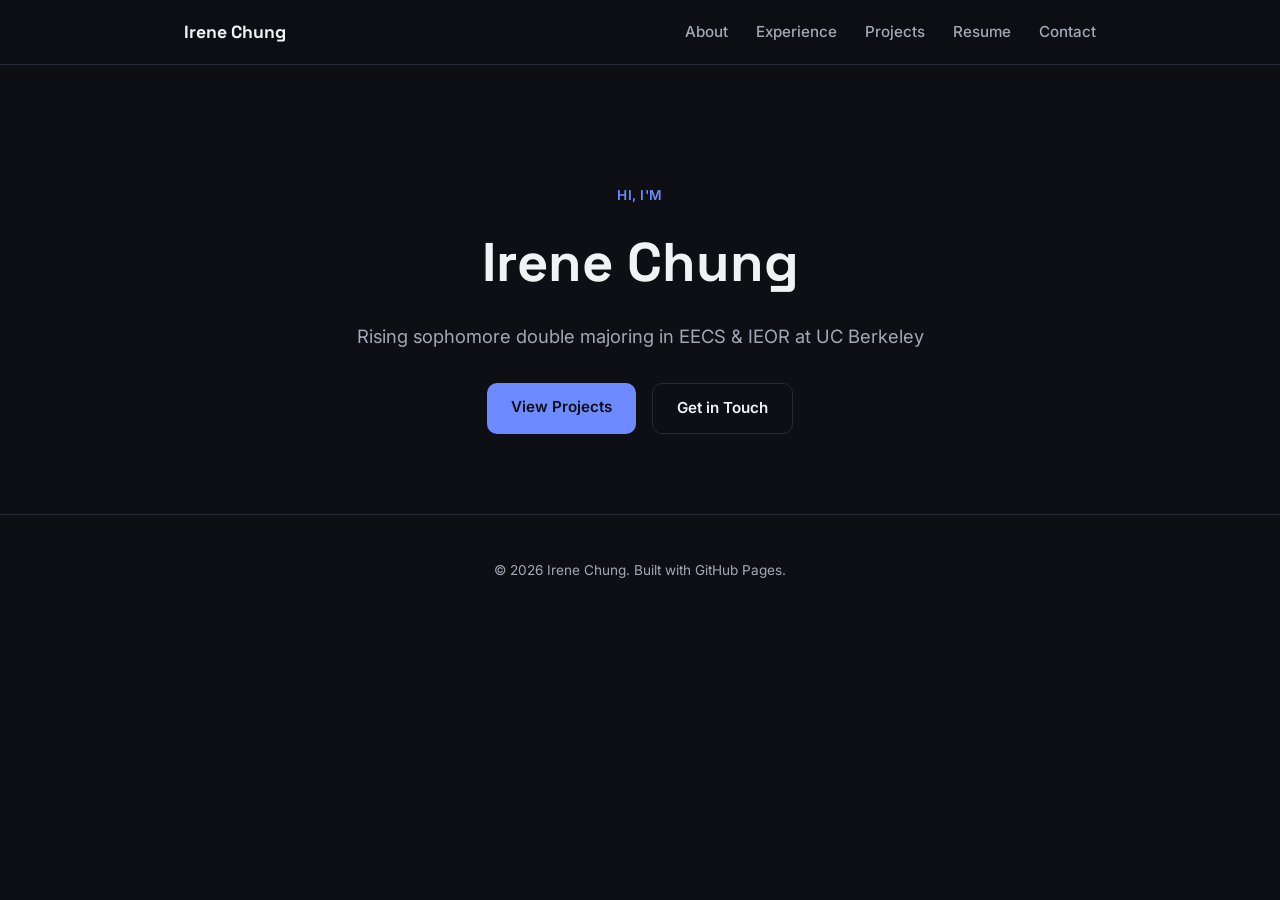
<file: index.html>
<!DOCTYPE html>
<html lang="en">
<head>
<meta charset="UTF-8">
<meta name="viewport" content="width=device-width, initial-scale=1.0">
<title>Irene Chung — Software Engineer</title>
<meta name="description" content="Irene Chung — EECS & IEOR at UC Berkeley. Systems software, LLM pipelines, and safety-critical engineering.">
<link rel="preconnect" href="https://fonts.googleapis.com">
<link rel="preconnect" href="https://fonts.gstatic.com" crossorigin>
<link href="https://fonts.googleapis.com/css2?family=Inter:wght@400;500;600&family=Space+Grotesk:wght@500;600;700&display=swap" rel="stylesheet">
<link rel="stylesheet" href="styles.css">
</head>
<body>

<header class="site-header">
  <div class="container header-inner">
    <a href="index.html" class="logo">Irene Chung</a>
    <nav class="nav">
      <button class="nav-toggle" aria-label="Toggle menu" aria-expanded="false">
        <span></span><span></span><span></span>
      </button>
      <ul class="nav-list">
        <li><a href="about.html">About</a></li>
        <li><a href="experience.html">Experience</a></li>
        <li><a href="projects.html">Projects</a></li>
        <li><a href="resume.html">Resume</a></li>
        <li><a href="contact.html">Contact</a></li>
      </ul>
    </nav>
  </div>
</header>

<main>

  <section class="hero">
    <div class="container">
      <p class="hero-eyebrow">Hi, I'm</p>
      <h1>Irene Chung</h1>
      <p class="hero-tagline">Rising sophomore double majoring in EECS &amp; IEOR at UC Berkeley</p>
      <div class="hero-actions">
        <a href="projects.html" class="btn btn-primary">View Projects</a>
        <a href="contact.html" class="btn btn-secondary">Get in Touch</a>
      </div>
    </div>
  </section>

</main>

<footer class="site-footer">
  <div class="container">
    <p>&copy; <span id="year"></span> Irene Chung. Built with GitHub Pages.</p>
  </div>
</footer>

<script src="script.js"></script>
</body>
</html>
</file>
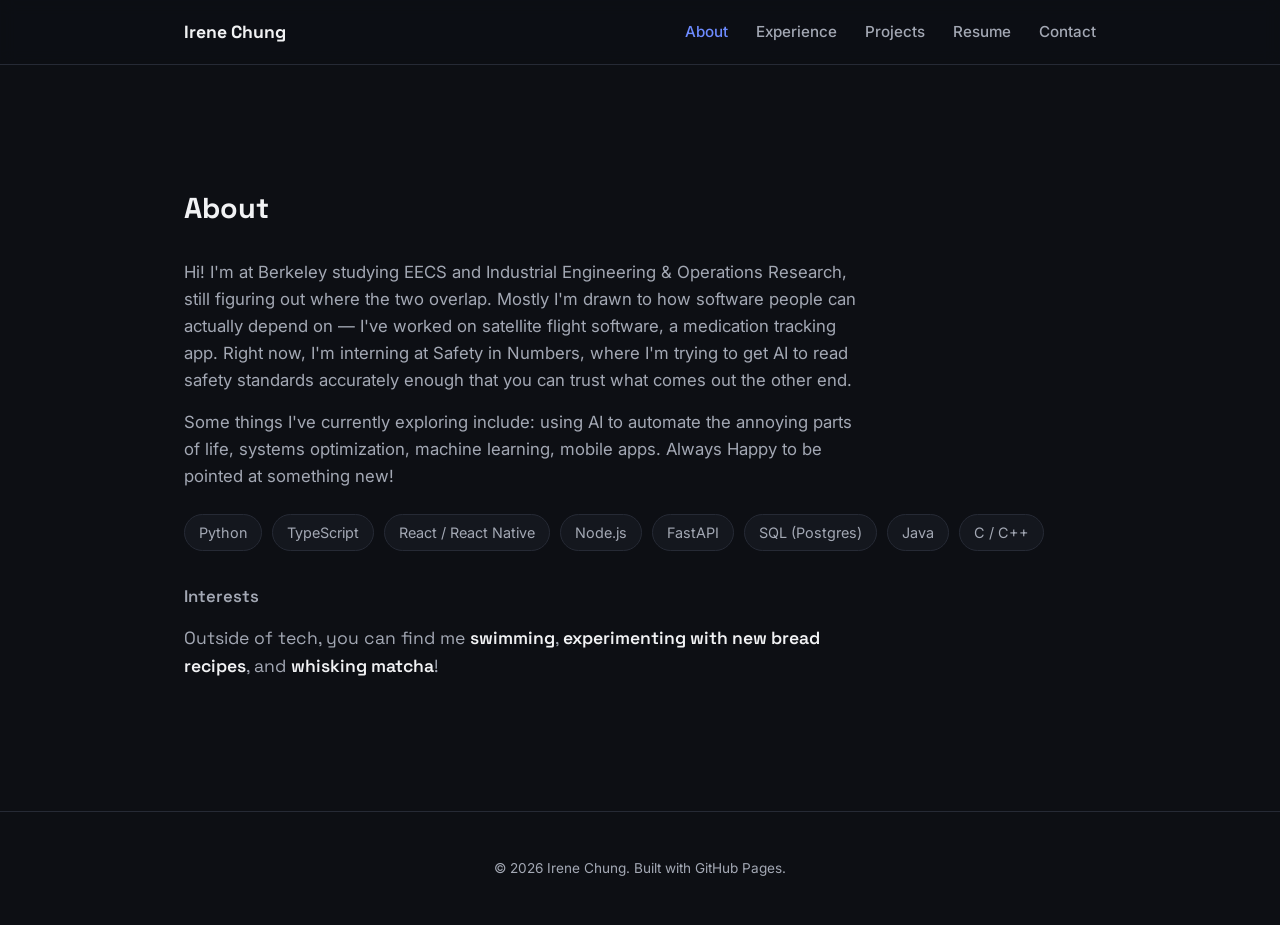
<file: about.html>
<!DOCTYPE html>
<html lang="en">
<head>
<meta charset="UTF-8">
<meta name="viewport" content="width=device-width, initial-scale=1.0">
<title>About — Irene Chung</title>
<meta name="description" content="About Irene Chung — EECS & IEOR at UC Berkeley.">
<link rel="preconnect" href="https://fonts.googleapis.com">
<link rel="preconnect" href="https://fonts.gstatic.com" crossorigin>
<link href="https://fonts.googleapis.com/css2?family=Inter:wght@400;500;600&family=Space+Grotesk:wght@500;600;700&display=swap" rel="stylesheet">
<link rel="stylesheet" href="styles.css">
</head>
<body>

<header class="site-header">
  <div class="container header-inner">
    <a href="index.html" class="logo">Irene Chung</a>
    <nav class="nav">
      <button class="nav-toggle" aria-label="Toggle menu" aria-expanded="false">
        <span></span><span></span><span></span>
      </button>
      <ul class="nav-list">
        <li><a href="about.html" class="active">About</a></li>
        <li><a href="experience.html">Experience</a></li>
        <li><a href="projects.html">Projects</a></li>
        <li><a href="resume.html">Resume</a></li>
        <li><a href="contact.html">Contact</a></li>
      </ul>
    </nav>
  </div>
</header>

<main>
  <section class="section page-section">
    <div class="container">
      <h2 class="section-title">About</h2>
      <div class="about-text">
        <p>
  Hi! I'm at Berkeley studying EECS and Industrial Engineering &amp; Operations
  Research, still figuring out where the two overlap. Mostly I'm drawn to how software people
  can actually depend on — I've worked on satellite flight software, a medication tracking app.
  Right now, I'm interning at Safety in Numbers, where I'm trying to get AI to read safety
  standards accurately enough that you can trust what comes out the other end.
</p>
<p>
  Some things I've currently exploring include: using AI to automate the annoying parts of life,
  systems optimization, machine learning, mobile apps. Always Happy to be pointed at something new!
</p>
      </div>
      <ul class="skills-list">
        <li>Python</li>
        <li>TypeScript</li>
        <li>React / React Native</li>
        <li>Node.js</li>
        <li>FastAPI</li>
        <li>SQL (Postgres)</li>
        <li>Java</li>
        <li>C / C++</li>
      </ul>

      <h3 class="subsection-title">Interests</h3>
      <p class="interests-text">
        Outside of tech, you can find me <span class="highlight">swimming</span>,
        <span class="highlight">experimenting with new bread recipes</span>, and
        <span class="highlight">whisking matcha</span>!
      </p>
    </div>
  </section>
</main>

<footer class="site-footer">
  <div class="container">
    <p>&copy; <span id="year"></span> Irene Chung. Built with GitHub Pages.</p>
  </div>
</footer>

<script src="script.js"></script>
</body>
</html>
</file>
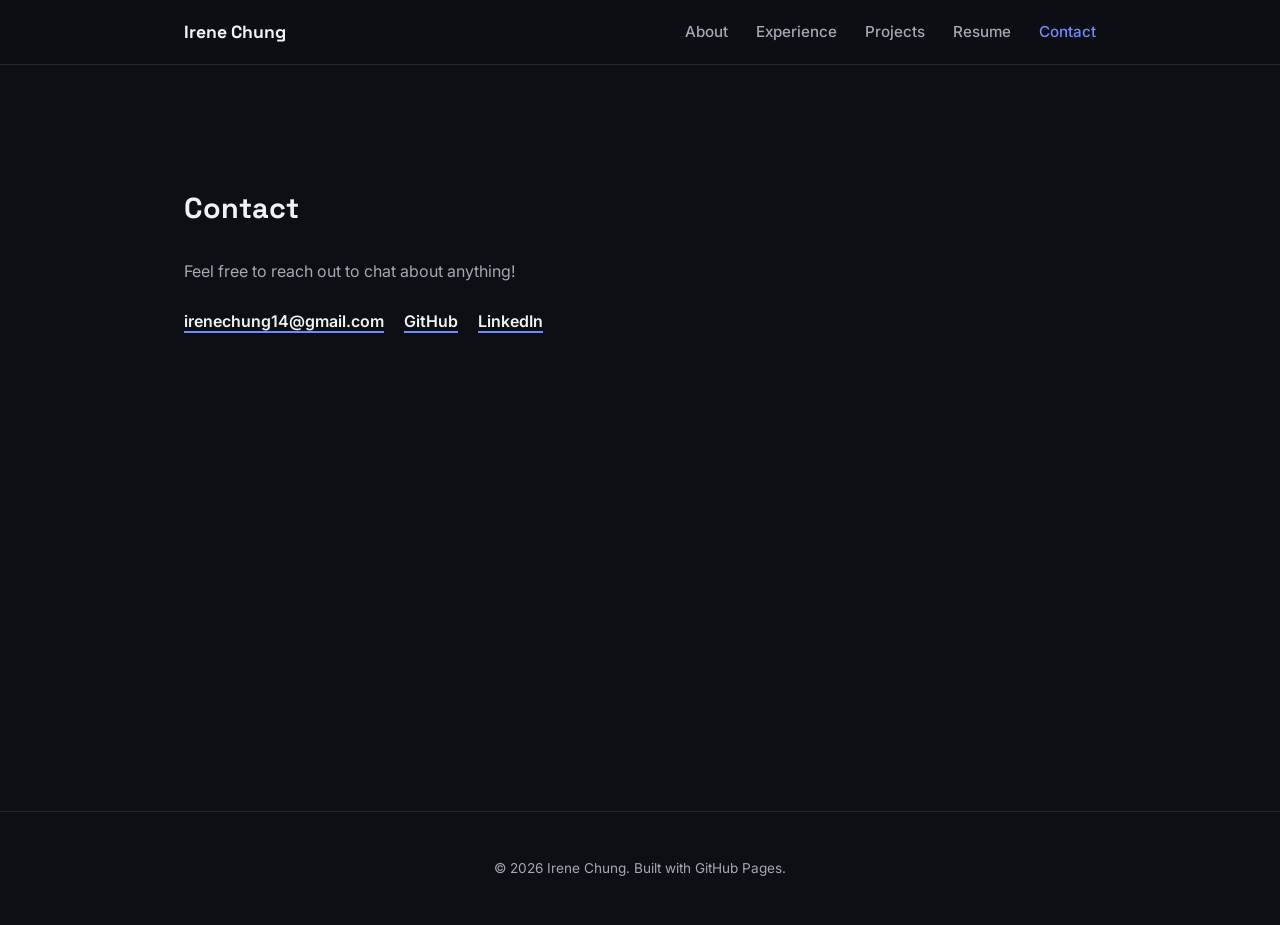
<file: contact.html>
<!DOCTYPE html>
<html lang="en">
<head>
<meta charset="UTF-8">
<meta name="viewport" content="width=device-width, initial-scale=1.0">
<title>Contact — Irene Chung</title>
<meta name="description" content="Contact Irene Chung — EECS & IEOR at UC Berkeley.">
<link rel="preconnect" href="https://fonts.googleapis.com">
<link rel="preconnect" href="https://fonts.gstatic.com" crossorigin>
<link href="https://fonts.googleapis.com/css2?family=Inter:wght@400;500;600&family=Space+Grotesk:wght@500;600;700&display=swap" rel="stylesheet">
<link rel="stylesheet" href="styles.css">
</head>
<body>

<header class="site-header">
  <div class="container header-inner">
    <a href="index.html" class="logo">Irene Chung</a>
    <nav class="nav">
      <button class="nav-toggle" aria-label="Toggle menu" aria-expanded="false">
        <span></span><span></span><span></span>
      </button>
      <ul class="nav-list">
        <li><a href="about.html">About</a></li>
        <li><a href="experience.html">Experience</a></li>
        <li><a href="projects.html">Projects</a></li>
        <li><a href="resume.html">Resume</a></li>
        <li><a href="contact.html" class="active">Contact</a></li>
      </ul>
    </nav>
  </div>
</header>

<main>
  <section class="section page-section">
    <div class="container">
      <h2 class="section-title">Contact</h2>
      <p class="contact-text">Feel free to reach out to chat about anything!</p>
      <ul class="contact-list">
        <li><a href="mailto:irenechung14@gmail.com">irenechung14@gmail.com</a></li>
        <li><a href="https://github.com/irenechuung" target="_blank" rel="noopener">GitHub</a></li>
        <li><a href="https://www.linkedin.com/in/irenechungberkeley/" target="_blank" rel="noopener">LinkedIn</a></li>
      </ul>
    </div>
  </section>
</main>

<footer class="site-footer">
  <div class="container">
    <p>&copy; <span id="year"></span> Irene Chung. Built with GitHub Pages.</p>
  </div>
</footer>

<script src="script.js"></script>
</body>
</html>
</file>
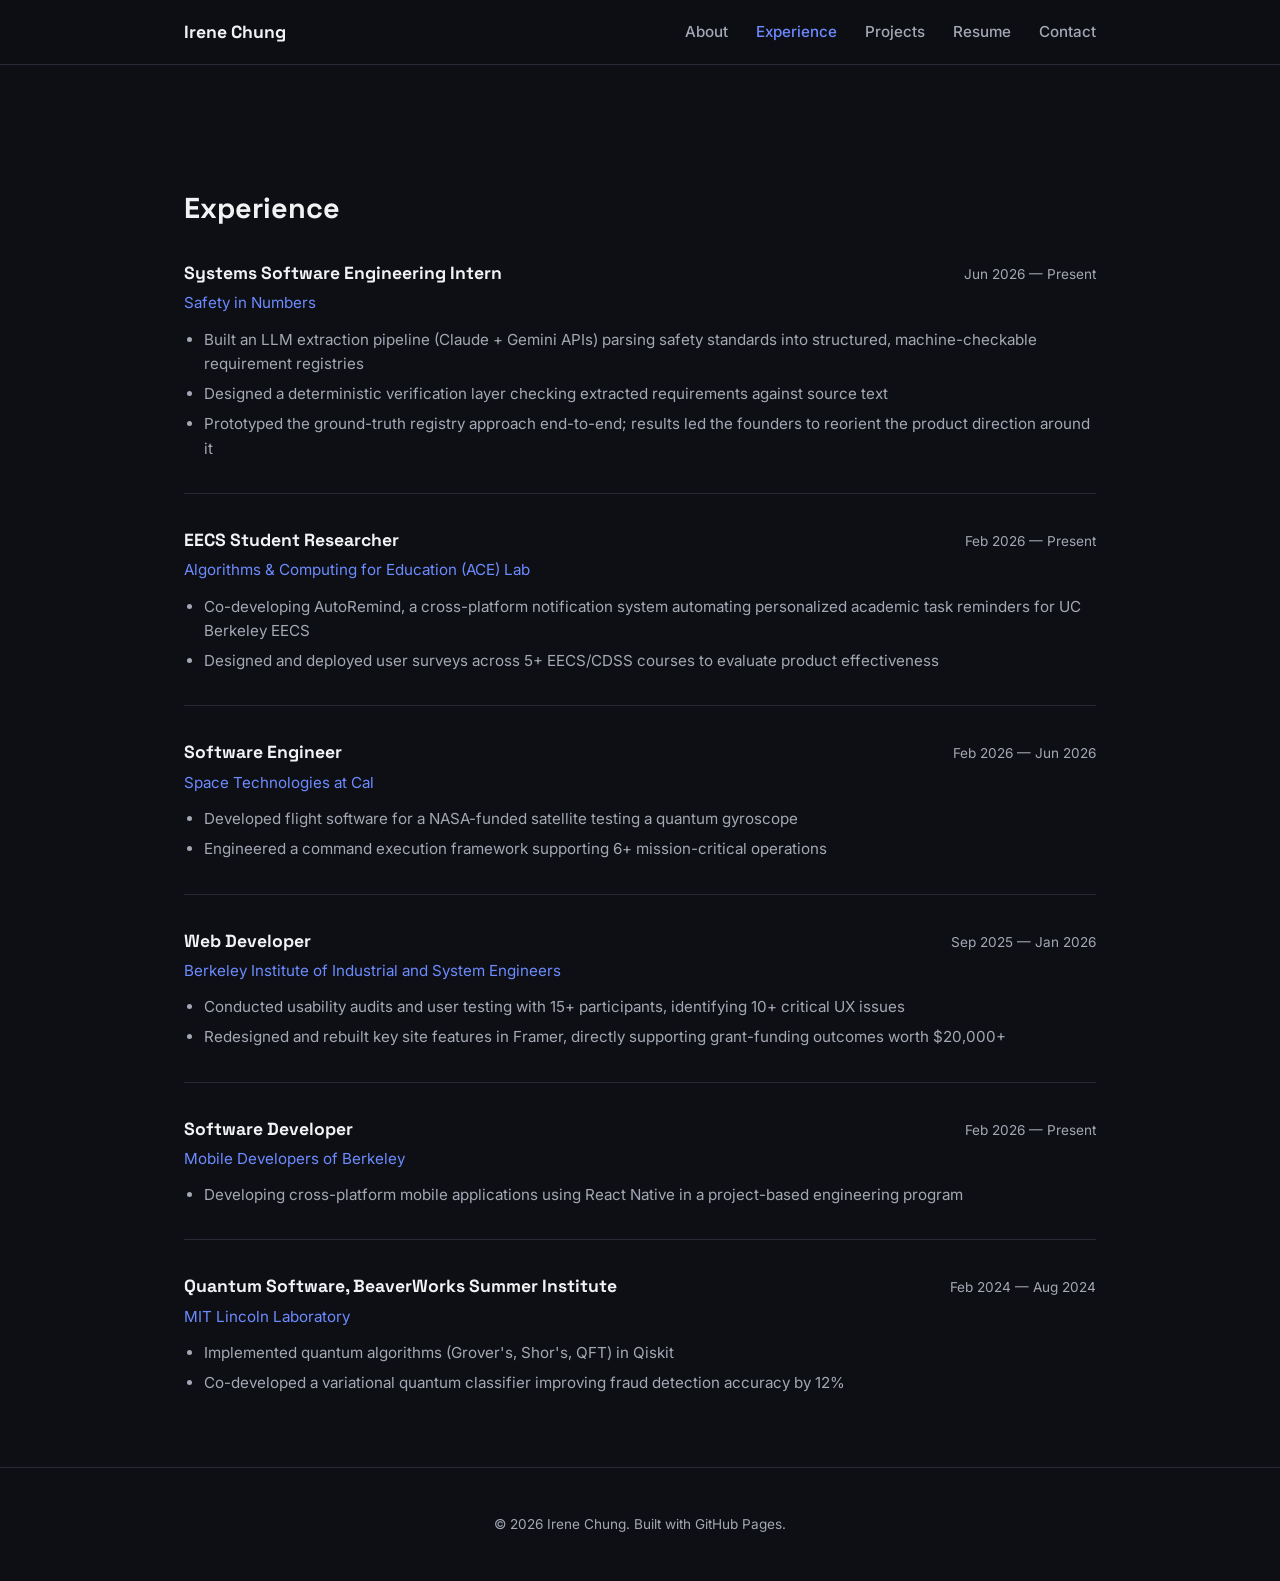
<file: experience.html>
<!DOCTYPE html>
<html lang="en">
<head>
<meta charset="UTF-8">
<meta name="viewport" content="width=device-width, initial-scale=1.0">
<title>Experience — Irene Chung</title>
<meta name="description" content="Work experience of Irene Chung — EECS & IEOR at UC Berkeley.">
<link rel="preconnect" href="https://fonts.googleapis.com">
<link rel="preconnect" href="https://fonts.gstatic.com" crossorigin>
<link href="https://fonts.googleapis.com/css2?family=Inter:wght@400;500;600&family=Space+Grotesk:wght@500;600;700&display=swap" rel="stylesheet">
<link rel="stylesheet" href="styles.css">
</head>
<body>

<header class="site-header">
  <div class="container header-inner">
    <a href="index.html" class="logo">Irene Chung</a>
    <nav class="nav">
      <button class="nav-toggle" aria-label="Toggle menu" aria-expanded="false">
        <span></span><span></span><span></span>
      </button>
      <ul class="nav-list">
        <li><a href="about.html">About</a></li>
        <li><a href="experience.html" class="active">Experience</a></li>
        <li><a href="projects.html">Projects</a></li>
        <li><a href="resume.html">Resume</a></li>
        <li><a href="contact.html">Contact</a></li>
      </ul>
    </nav>
  </div>
</header>

<main>
  <section class="section page-section">
    <div class="container">
      <h2 class="section-title">Experience</h2>
      <div class="experience-list">

        <div class="experience-item">
          <div class="experience-head">
            <h3>Systems Software Engineering Intern</h3>
            <span class="experience-date">Jun 2026 — Present</span>
          </div>
          <p class="experience-org">Safety in Numbers</p>
          <ul>
            <li>Built an LLM extraction pipeline (Claude + Gemini APIs) parsing safety standards into structured, machine-checkable requirement registries</li>
            <li>Designed a deterministic verification layer checking extracted requirements against source text</li>
            <li>Prototyped the ground-truth registry approach end-to-end; results led the founders to reorient the product direction around it</li>
          </ul>
        </div>

        <div class="experience-item">
          <div class="experience-head">
            <h3>EECS Student Researcher</h3>
            <span class="experience-date">Feb 2026 — Present</span>
          </div>
          <p class="experience-org">Algorithms &amp; Computing for Education (ACE) Lab</p>
          <ul>
            <li>Co-developing AutoRemind, a cross-platform notification system automating personalized academic task reminders for UC Berkeley EECS</li>
            <li>Designed and deployed user surveys across 5+ EECS/CDSS courses to evaluate product effectiveness</li>
          </ul>
        </div>

        <div class="experience-item">
          <div class="experience-head">
            <h3>Software Engineer</h3>
            <span class="experience-date">Feb 2026 — Jun 2026</span>
          </div>
          <p class="experience-org">Space Technologies at Cal</p>
          <ul>
            <li>Developed flight software for a NASA-funded satellite testing a quantum gyroscope</li>
            <li>Engineered a command execution framework supporting 6+ mission-critical operations</li>
          </ul>
        </div>

        <div class="experience-item">
          <div class="experience-head">
            <h3>Web Developer</h3>
            <span class="experience-date">Sep 2025 — Jan 2026</span>
          </div>
          <p class="experience-org">Berkeley Institute of Industrial and System Engineers</p>
          <ul>
            <li>Conducted usability audits and user testing with 15+ participants, identifying 10+ critical UX issues</li>
            <li>Redesigned and rebuilt key site features in Framer, directly supporting grant-funding outcomes worth $20,000+</li>
          </ul>
        </div>

        <div class="experience-item">
          <div class="experience-head">
            <h3>Software Developer</h3>
            <span class="experience-date">Feb 2026 — Present</span>
          </div>
          <p class="experience-org">Mobile Developers of Berkeley</p>
          <ul>
            <li>Developing cross-platform mobile applications using React Native in a project-based engineering program</li>
          </ul>
        </div>

        <div class="experience-item">
          <div class="experience-head">
            <h3>Quantum Software, BeaverWorks Summer Institute</h3>
            <span class="experience-date">Feb 2024 — Aug 2024</span>
          </div>
          <p class="experience-org">MIT Lincoln Laboratory</p>
          <ul>
            <li>Implemented quantum algorithms (Grover's, Shor's, QFT) in Qiskit</li>
            <li>Co-developed a variational quantum classifier improving fraud detection accuracy by 12%</li>
          </ul>
        </div>

      </div>
    </div>
  </section>
</main>

<footer class="site-footer">
  <div class="container">
    <p>&copy; <span id="year"></span> Irene Chung. Built with GitHub Pages.</p>
  </div>
</footer>

<script src="script.js"></script>
</body>
</html>
</file>
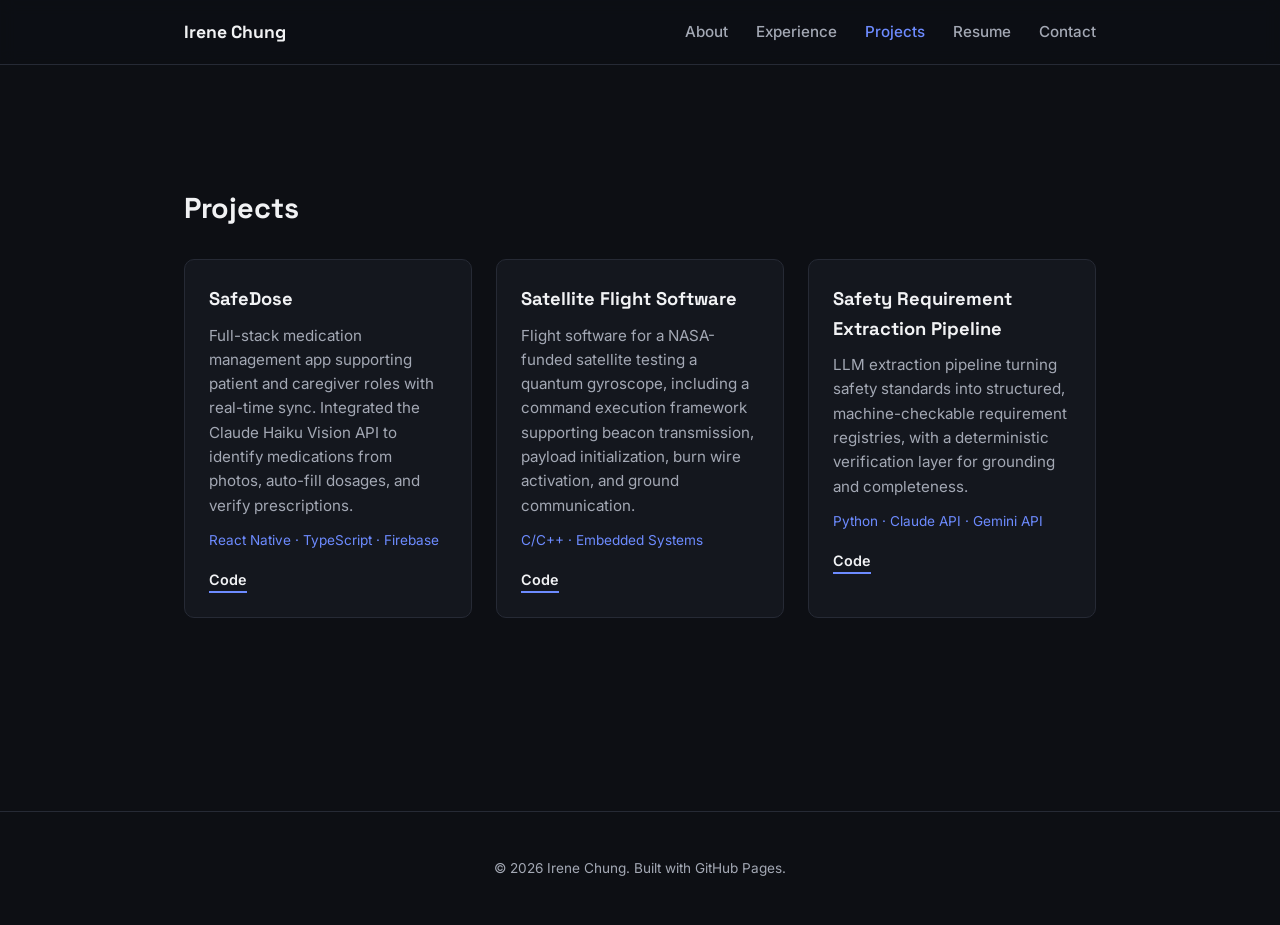
<file: projects.html>
<!DOCTYPE html>
<html lang="en">
<head>
<meta charset="UTF-8">
<meta name="viewport" content="width=device-width, initial-scale=1.0">
<title>Projects — Irene Chung</title>
<meta name="description" content="Projects by Irene Chung — EECS & IEOR at UC Berkeley.">
<link rel="preconnect" href="https://fonts.googleapis.com">
<link rel="preconnect" href="https://fonts.gstatic.com" crossorigin>
<link href="https://fonts.googleapis.com/css2?family=Inter:wght@400;500;600&family=Space+Grotesk:wght@500;600;700&display=swap" rel="stylesheet">
<link rel="stylesheet" href="styles.css">
</head>
<body>

<header class="site-header">
  <div class="container header-inner">
    <a href="index.html" class="logo">Irene Chung</a>
    <nav class="nav">
      <button class="nav-toggle" aria-label="Toggle menu" aria-expanded="false">
        <span></span><span></span><span></span>
      </button>
      <ul class="nav-list">
        <li><a href="about.html">About</a></li>
        <li><a href="experience.html">Experience</a></li>
        <li><a href="projects.html" class="active">Projects</a></li>
        <li><a href="resume.html">Resume</a></li>
        <li><a href="contact.html">Contact</a></li>
      </ul>
    </nav>
  </div>
</header>

<main>
  <section class="section page-section">
    <div class="container">
      <h2 class="section-title">Projects</h2>
      <div class="projects-grid">

        <article class="project-card">
          <h3>SafeDose</h3>
          <p>Full-stack medication management app supporting patient and caregiver roles with real-time sync. Integrated the Claude Haiku Vision API to identify medications from photos, auto-fill dosages, and verify prescriptions.</p>
          <p class="project-stack">React Native · TypeScript · Firebase</p>
          <div class="project-links">
            <a href="https://github.com/irenechuung" target="_blank" rel="noopener">Code</a>
          </div>
        </article>

        <article class="project-card">
          <h3>Satellite Flight Software</h3>
          <p>Flight software for a NASA-funded satellite testing a quantum gyroscope, including a command execution framework supporting beacon transmission, payload initialization, burn wire activation, and ground communication.</p>
          <p class="project-stack">C/C++ · Embedded Systems</p>
          <div class="project-links">
            <a href="https://github.com/irenechuung" target="_blank" rel="noopener">Code</a>
          </div>
        </article>

        <article class="project-card">
          <h3>Safety Requirement Extraction Pipeline</h3>
          <p>LLM extraction pipeline turning safety standards into structured, machine-checkable requirement registries, with a deterministic verification layer for grounding and completeness.</p>
          <p class="project-stack">Python · Claude API · Gemini API</p>
          <div class="project-links">
            <a href="https://github.com/irenechuung" target="_blank" rel="noopener">Code</a>
          </div>
        </article>

      </div>
    </div>
  </section>
</main>

<footer class="site-footer">
  <div class="container">
    <p>&copy; <span id="year"></span> Irene Chung. Built with GitHub Pages.</p>
  </div>
</footer>

<script src="script.js"></script>
</body>
</html>
</file>
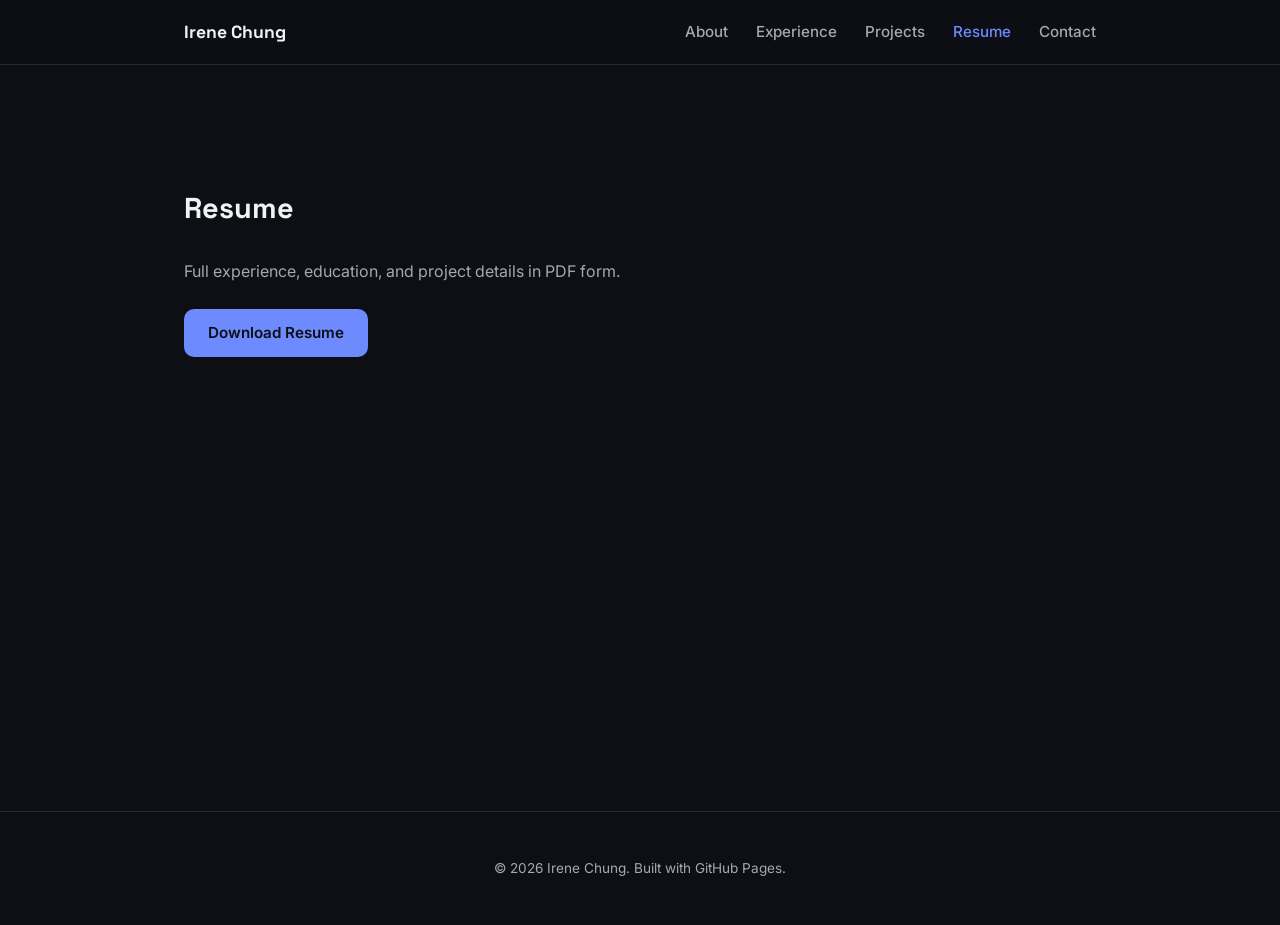
<file: resume.html>
<!DOCTYPE html>
<html lang="en">
<head>
<meta charset="UTF-8">
<meta name="viewport" content="width=device-width, initial-scale=1.0">
<title>Resume — Irene Chung</title>
<meta name="description" content="Resume of Irene Chung — EECS & IEOR at UC Berkeley.">
<link rel="preconnect" href="https://fonts.googleapis.com">
<link rel="preconnect" href="https://fonts.gstatic.com" crossorigin>
<link href="https://fonts.googleapis.com/css2?family=Inter:wght@400;500;600&family=Space+Grotesk:wght@500;600;700&display=swap" rel="stylesheet">
<link rel="stylesheet" href="styles.css">
</head>
<body>

<header class="site-header">
  <div class="container header-inner">
    <a href="index.html" class="logo">Irene Chung</a>
    <nav class="nav">
      <button class="nav-toggle" aria-label="Toggle menu" aria-expanded="false">
        <span></span><span></span><span></span>
      </button>
      <ul class="nav-list">
        <li><a href="about.html">About</a></li>
        <li><a href="experience.html">Experience</a></li>
        <li><a href="projects.html">Projects</a></li>
        <li><a href="resume.html" class="active">Resume</a></li>
        <li><a href="contact.html">Contact</a></li>
      </ul>
    </nav>
  </div>
</header>

<main>
  <section class="section page-section">
    <div class="container">
      <h2 class="section-title">Resume</h2>
      <p class="resume-text">Full experience, education, and project details in PDF form.</p>
      <a href="assets/resume.pdf" class="btn btn-primary" download>Download Resume</a>
    </div>
  </section>
</main>

<footer class="site-footer">
  <div class="container">
    <p>&copy; <span id="year"></span> Irene Chung. Built with GitHub Pages.</p>
  </div>
</footer>

<script src="script.js"></script>
</body>
</html>
</file>
<file: styles.css>
:root {
  --color-bg: #0d0f14;
  --color-bg-alt: #14171e;
  --color-text: #f1f2f4;
  --color-text-muted: #a3a8b4;
  --color-accent: #6d8bff;
  --color-accent-dark: #8fa4ff;
  --color-border: #262a35;
  --max-width: 960px;
  --radius: 10px;
}

* { box-sizing: border-box; }

html { scroll-behavior: smooth; }

body {
  margin: 0;
  font-family: "Inter", -apple-system, BlinkMacSystemFont, "Segoe UI", Roboto, Helvetica, Arial, sans-serif;
  background: var(--color-bg);
  color: var(--color-text);
  line-height: 1.6;
}

h1, h2, h3, h4, .logo {
  font-family: "Space Grotesk", "Inter", -apple-system, BlinkMacSystemFont, sans-serif;
}

.container {
  max-width: var(--max-width);
  margin: 0 auto;
  padding: 0 24px;
}

/* Header */
.site-header {
  position: sticky;
  top: 0;
  z-index: 10;
  background: color-mix(in srgb, var(--color-bg) 85%, transparent);
  backdrop-filter: blur(8px);
  border-bottom: 1px solid var(--color-border);
}

.header-inner {
  display: flex;
  align-items: center;
  justify-content: space-between;
  height: 64px;
}

.logo {
  font-weight: 700;
  font-size: 1.1rem;
  color: var(--color-text);
  text-decoration: none;
}

.nav-list {
  display: flex;
  gap: 28px;
  list-style: none;
  margin: 0;
  padding: 0;
}

.nav-list a {
  color: var(--color-text-muted);
  text-decoration: none;
  font-size: 0.95rem;
  font-weight: 500;
  transition: color 0.15s ease;
}

.nav-list a:hover { color: var(--color-accent); }

.nav-list a.active { color: var(--color-accent); }

.nav-toggle {
  display: none;
  flex-direction: column;
  gap: 4px;
  background: none;
  border: none;
  cursor: pointer;
  padding: 8px;
}

.nav-toggle span {
  width: 22px;
  height: 2px;
  background: var(--color-text);
  display: block;
}

/* Hero */
.hero {
  padding: 120px 0 80px;
  text-align: center;
}

.hero-eyebrow {
  color: var(--color-accent);
  font-weight: 600;
  letter-spacing: 0.04em;
  text-transform: uppercase;
  font-size: 0.85rem;
  margin: 0 0 12px;
}

.hero h1 {
  font-size: clamp(2.2rem, 5vw, 3.4rem);
  margin: 0 0 16px;
  font-weight: 800;
}

.hero-tagline {
  font-size: 1.15rem;
  color: var(--color-text-muted);
  max-width: 600px;
  margin: 0 auto 32px;
}

.hero-actions {
  display: flex;
  gap: 16px;
  justify-content: center;
}

/* Buttons */
.btn {
  display: inline-block;
  padding: 12px 24px;
  border-radius: var(--radius);
  text-decoration: none;
  font-weight: 600;
  font-size: 0.95rem;
  transition: transform 0.15s ease, opacity 0.15s ease;
}

.btn:hover { transform: translateY(-1px); }

.btn-primary {
  background: var(--color-accent);
  color: #0d0f14;
}

.btn-primary:hover { background: var(--color-accent-dark); }

.btn-secondary {
  background: transparent;
  color: var(--color-text);
  border: 1px solid var(--color-border);
}

/* Sections */
.section {
  padding: 72px 0;
}

.section-alt {
  background: var(--color-bg-alt);
}

.page-section {
  padding-top: 120px;
  min-height: calc(100vh - 64px - 90px);
}

.section-title {
  font-size: 1.8rem;
  font-weight: 800;
  margin: 0 0 28px;
}

.about-text {
  max-width: 680px;
  color: var(--color-text-muted);
  font-size: 1.05rem;
  margin-bottom: 24px;
}

.about-text p {
  margin: 0 0 16px;
}

.about-text p:last-child {
  margin-bottom: 0;
}

.subsection-title {
  font-size: 1.05rem;
  font-weight: 600;
  color: var(--color-text-muted);
  margin: 32px 0 14px;
}

.skills-list {
  display: flex;
  flex-wrap: wrap;
  gap: 10px;
  list-style: none;
  padding: 0;
  margin: 0;
}

.skills-list li {
  background: var(--color-bg-alt);
  border: 1px solid var(--color-border);
  padding: 6px 14px;
  border-radius: 999px;
  font-size: 0.9rem;
  color: var(--color-text-muted);
}

.interests-text {
  max-width: 680px;
  font-family: "Space Grotesk", "Inter", sans-serif;
  font-size: 1.1rem;
  color: var(--color-text-muted);
  margin: 0;
}

.interests-text .highlight {
  color: var(--color-text);
  font-weight: 600;
}

/* Experience */
.experience-list {
  display: flex;
  flex-direction: column;
  gap: 32px;
}

.experience-item {
  padding-bottom: 32px;
  border-bottom: 1px solid var(--color-border);
}

.experience-item:last-child {
  border-bottom: none;
  padding-bottom: 0;
}

.experience-head {
  display: flex;
  flex-wrap: wrap;
  align-items: baseline;
  justify-content: space-between;
  gap: 8px;
}

.experience-head h3 {
  margin: 0;
  font-size: 1.1rem;
}

.experience-date {
  font-size: 0.85rem;
  color: var(--color-text-muted);
  white-space: nowrap;
}

.experience-org {
  color: var(--color-accent);
  font-size: 0.95rem;
  margin: 4px 0 12px;
}

.experience-item ul {
  margin: 0;
  padding-left: 20px;
  color: var(--color-text-muted);
  font-size: 0.95rem;
}

.experience-item li {
  margin-bottom: 6px;
}

.experience-item li:last-child {
  margin-bottom: 0;
}

/* Projects */
.projects-grid {
  display: grid;
  grid-template-columns: repeat(auto-fit, minmax(260px, 1fr));
  gap: 24px;
}

.project-card {
  background: var(--color-bg-alt);
  border: 1px solid var(--color-border);
  border-radius: var(--radius);
  padding: 24px;
}

.project-card h3 {
  margin: 0 0 10px;
  font-size: 1.15rem;
}

.project-card p {
  color: var(--color-text-muted);
  font-size: 0.95rem;
  margin: 0 0 12px;
}

.project-stack {
  font-size: 0.85rem !important;
  color: var(--color-accent) !important;
}

.project-links {
  display: flex;
  gap: 16px;
  margin-top: 16px;
}

.project-links a {
  color: var(--color-text);
  font-weight: 600;
  font-size: 0.9rem;
  text-decoration: none;
  border-bottom: 2px solid var(--color-accent);
}

/* Resume */
.resume-text {
  color: var(--color-text-muted);
  margin-bottom: 24px;
  max-width: 600px;
}

/* Contact */
.contact-text {
  color: var(--color-text-muted);
  margin-bottom: 24px;
  max-width: 600px;
}

.contact-list {
  list-style: none;
  padding: 0;
  margin: 0;
  display: flex;
  flex-wrap: wrap;
  gap: 20px;
}

.contact-list a {
  color: var(--color-text);
  text-decoration: none;
  font-weight: 600;
  border-bottom: 2px solid var(--color-accent);
}

/* Footer */
.site-footer {
  padding: 32px 0;
  text-align: center;
  color: var(--color-text-muted);
  font-size: 0.85rem;
  border-top: 1px solid var(--color-border);
}

/* Responsive */
@media (max-width: 720px) {
  .nav-toggle { display: flex; }

  .nav-list {
    position: absolute;
    top: 64px;
    left: 0;
    right: 0;
    background: var(--color-bg);
    border-bottom: 1px solid var(--color-border);
    flex-direction: column;
    align-items: center;
    padding: 20px 0;
    gap: 18px;
    display: none;
  }

  .nav-list.open { display: flex; }

  .hero { padding: 90px 0 60px; }

  .hero-actions { flex-direction: column; align-items: center; }

  .experience-head { flex-direction: column; gap: 4px; }
}
</file>
